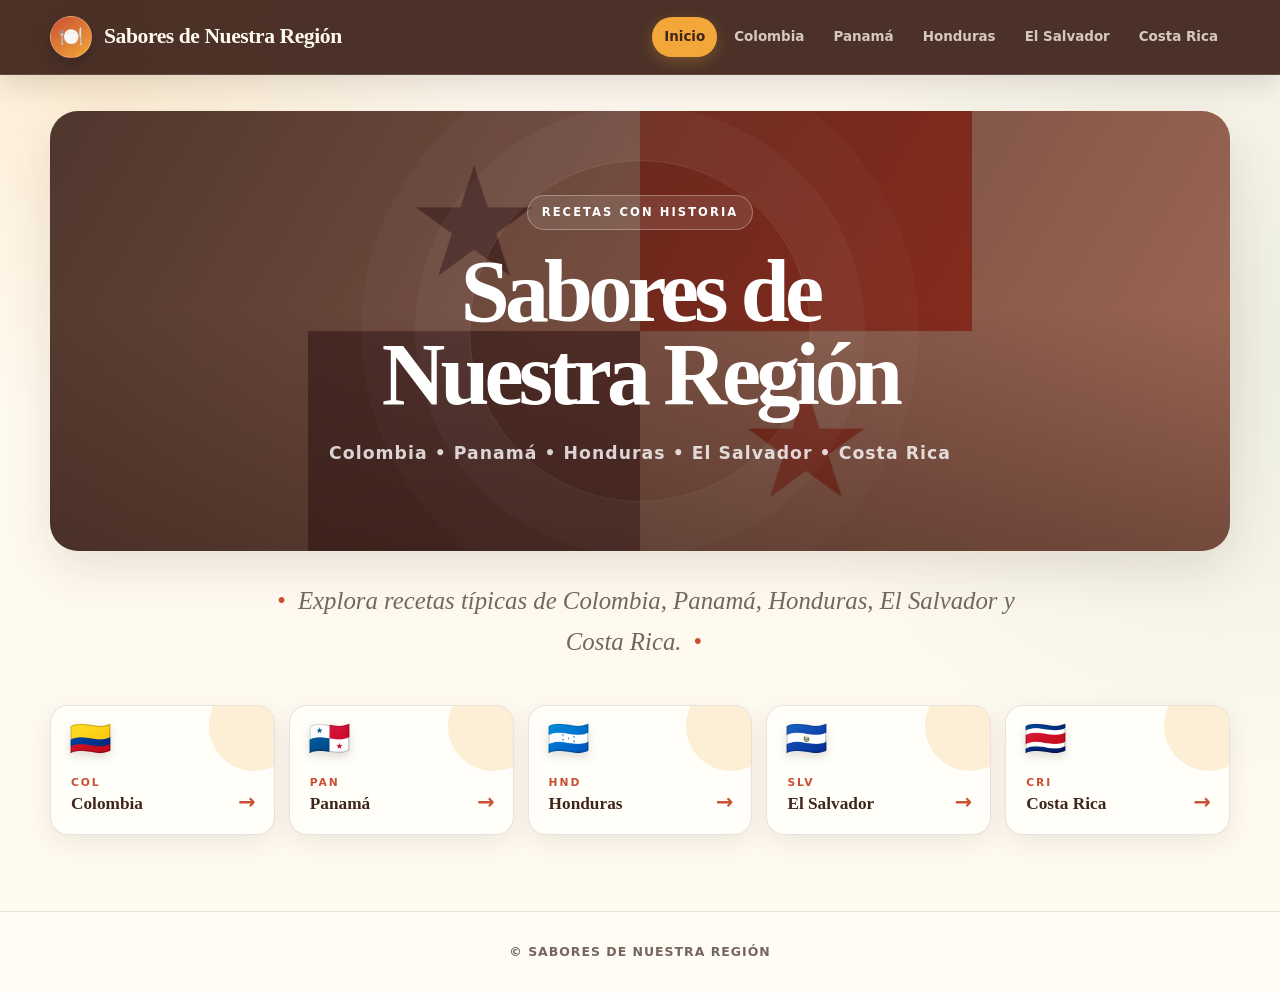
<file: index.html>
<!DOCTYPE html>
<html lang="es">
<head>
  <meta charset="utf-8" />
  <meta name="viewport" content="width=device-width, initial-scale=1" />
  <title>Sabores de Nuestra Región — Inicio</title>
  <link rel="stylesheet" href="css/styles.css" />
</head>
<body>
  <header class="header">
    <div class="brand"><span class="logo">🍽️</span><h1>Sabores de Nuestra Región</h1></div>
    <nav class="nav"><a class="active" href="index.html">Inicio</a>
      <a class="" href="colombia.html">Colombia</a>
      <a class="" href="panama.html">Panamá</a>
      <a class="" href="honduras.html">Honduras</a>
      <a class="" href="elsalvador.html">El Salvador</a>
      <a class="" href="costarica.html">Costa Rica</a></nav>
  </header>
  <main class="main">
    
    <div class="hero hero-neutral">
      <div class="hero-inner">
        <h2>Sabores de Nuestra Región</h2>
        <p>Colombia • Panamá • Honduras • El Salvador • Costa Rica</p>
      </div>
    </div>

    <p class="info">Explora recetas típicas de Colombia, Panamá, Honduras, El Salvador y Costa Rica.</p>
    <div class="list-links">
        <a href="colombia.html"><span class="country-flag" aria-hidden="true">🇨🇴</span><span class="country-code">COL</span><span class="country-name">Colombia</span></a>
        <a href="panama.html"><span class="country-flag" aria-hidden="true">🇵🇦</span><span class="country-code">PAN</span><span class="country-name">Panamá</span></a>
        <a href="honduras.html"><span class="country-flag" aria-hidden="true">🇭🇳</span><span class="country-code">HND</span><span class="country-name">Honduras</span></a>
        <a href="elsalvador.html"><span class="country-flag" aria-hidden="true">🇸🇻</span><span class="country-code">SLV</span><span class="country-name">El Salvador</span></a>
        <a href="costarica.html"><span class="country-flag" aria-hidden="true">🇨🇷</span><span class="country-code">CRI</span><span class="country-name">Costa Rica</span></a>
    </div>
  </main>
  <footer class="footer">© Sabores de Nuestra Región</footer>
</body>
</html>
</file>
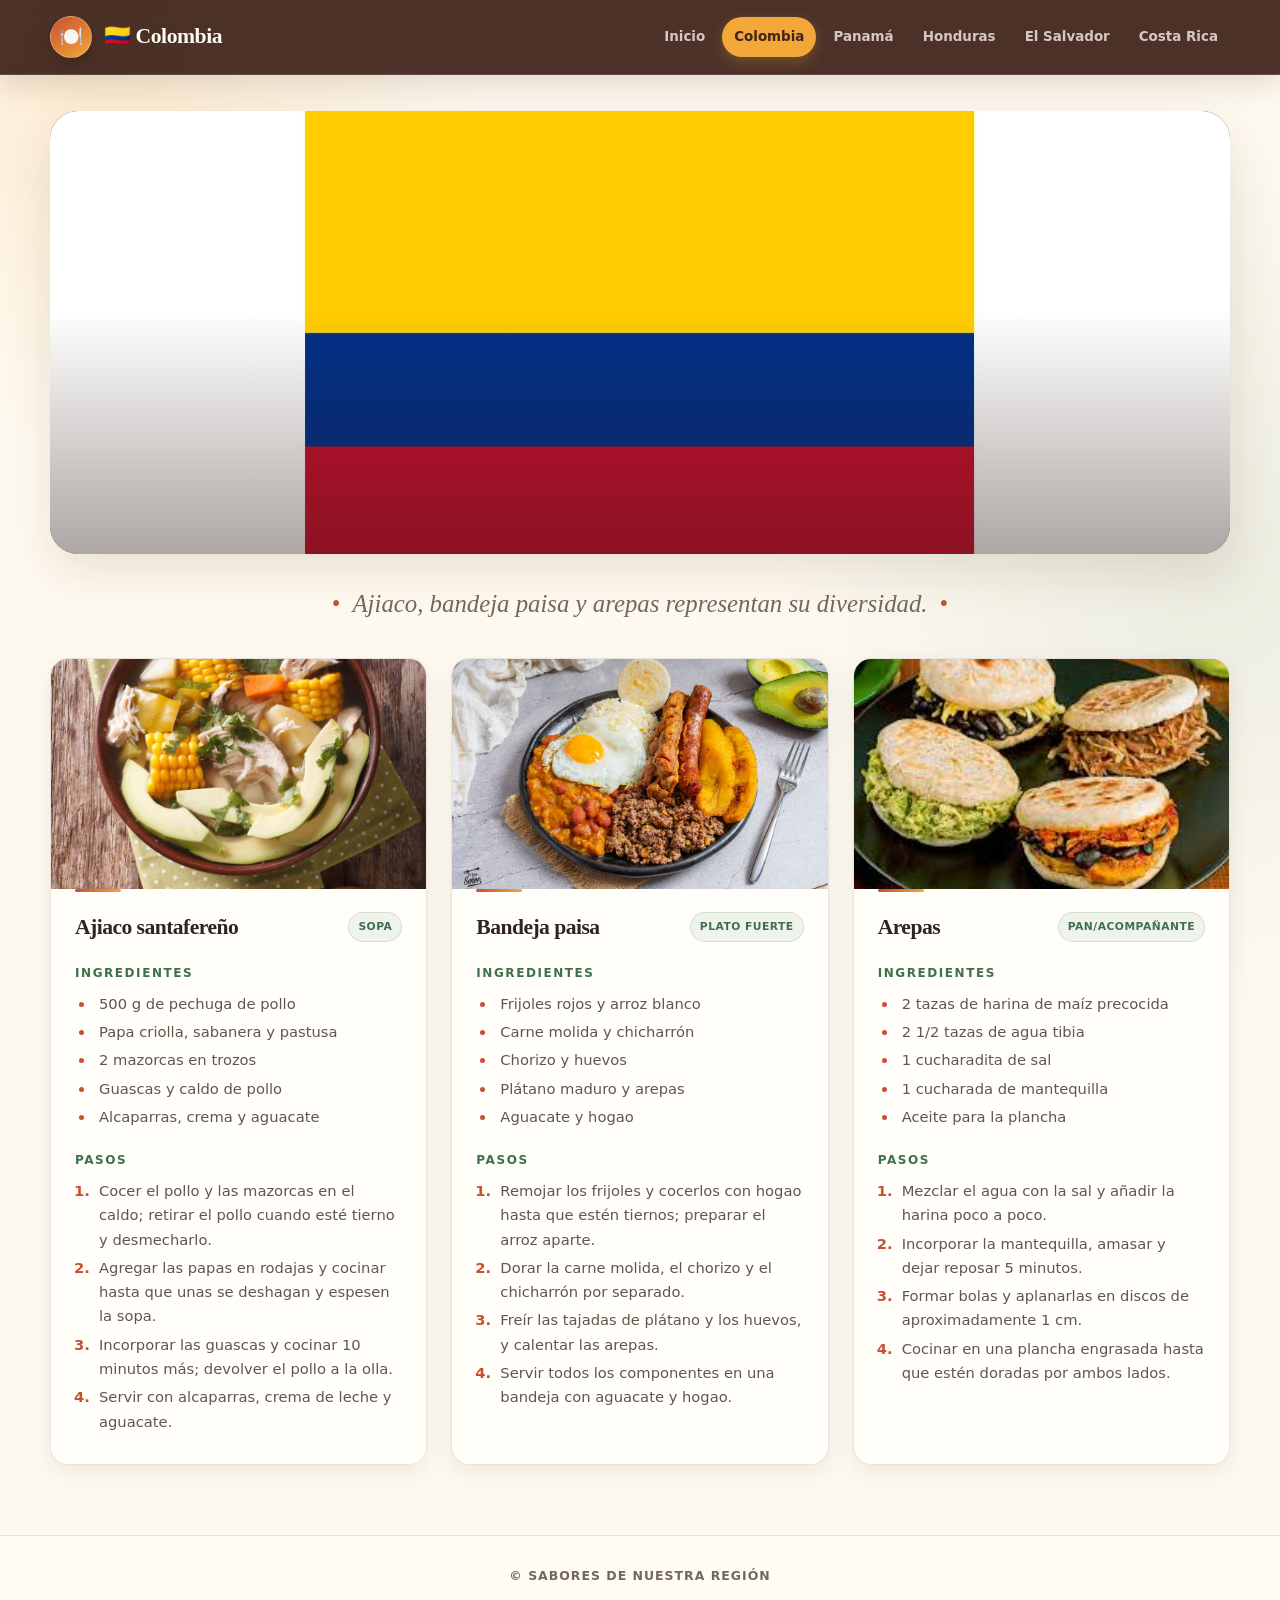
<file: colombia.html>
<!DOCTYPE html>
<html lang="es">
<head>
  <meta charset="utf-8" />
  <meta name="viewport" content="width=device-width, initial-scale=1" />
  <title>Colombia — Recetas</title>
  <link rel="stylesheet" href="css/styles.css" />
</head>
<body>
  <header class="header">
    <div class="brand">
      <span class="logo">🍽️</span>
      <h1>🇨🇴 Colombia</h1>
    </div>
    <nav class="nav"><a class="" href="index.html">Inicio</a>
      <a class="active" href="colombia.html">Colombia</a>
      <a class="" href="panama.html">Panamá</a>
      <a class="" href="honduras.html">Honduras</a>
      <a class="" href="elsalvador.html">El Salvador</a>
      
      <a class="" href="costarica.html">Costa Rica</a></nav>
  </header>
  <main class="main">
    <div class="hero"><img src="img/colombia_hero.jpg" alt="Colombia hero"></div>
    <p class="info">Ajiaco, bandeja paisa y arepas representan su diversidad.</p>
    <section class="grid">
      
      <article class="card">
        <img src="img/ajiaco.jpg" alt="Ajiaco santafereño">
        <div class="p">
          <div style="display:flex;justify-content:space-between;align-items:center;gap:8px">
            <h3>Ajiaco santafereño</h3><span class="badge">Sopa</span>
          </div>
          <h4>Ingredientes</h4>
          <ul><li>500 g de pechuga de pollo</li><li>Papa criolla, sabanera y pastusa</li><li>2 mazorcas en trozos</li><li>Guascas y caldo de pollo</li><li>Alcaparras, crema y aguacate</li></ul>
          <h4>Pasos</h4>
          <ol><li>Cocer el pollo y las mazorcas en el caldo; retirar el pollo cuando esté tierno y desmecharlo.</li><li>Agregar las papas en rodajas y cocinar hasta que unas se deshagan y espesen la sopa.</li><li>Incorporar las guascas y cocinar 10 minutos más; devolver el pollo a la olla.</li><li>Servir con alcaparras, crema de leche y aguacate.</li></ol>
        </div>
      </article>
    
      <article class="card">
        <img src="img/bandeja.jpg" alt="Bandeja paisa">
        <div class="p">
          <div style="display:flex;justify-content:space-between;align-items:center;gap:8px">
            <h3>Bandeja paisa</h3><span class="badge">Plato fuerte</span>
          </div>
          <h4>Ingredientes</h4>
          <ul><li>Frijoles rojos y arroz blanco</li><li>Carne molida y chicharrón</li><li>Chorizo y huevos</li><li>Plátano maduro y arepas</li><li>Aguacate y hogao</li></ul>
          <h4>Pasos</h4>
          <ol><li>Remojar los frijoles y cocerlos con hogao hasta que estén tiernos; preparar el arroz aparte.</li><li>Dorar la carne molida, el chorizo y el chicharrón por separado.</li><li>Freír las tajadas de plátano y los huevos, y calentar las arepas.</li><li>Servir todos los componentes en una bandeja con aguacate y hogao.</li></ol>
        </div>
      </article>
    
      <article class="card">
        <img src="img/arepas.jpg" alt="Arepas">
        <div class="p">
          <div style="display:flex;justify-content:space-between;align-items:center;gap:8px">
            <h3>Arepas</h3><span class="badge">Pan/acompañante</span>
          </div>
          <h4>Ingredientes</h4>
          <ul><li>2 tazas de harina de maíz precocida</li><li>2 1/2 tazas de agua tibia</li><li>1 cucharadita de sal</li><li>1 cucharada de mantequilla</li><li>Aceite para la plancha</li></ul>
          <h4>Pasos</h4>
          <ol><li>Mezclar el agua con la sal y añadir la harina poco a poco.</li><li>Incorporar la mantequilla, amasar y dejar reposar 5 minutos.</li><li>Formar bolas y aplanarlas en discos de aproximadamente 1 cm.</li><li>Cocinar en una plancha engrasada hasta que estén doradas por ambos lados.</li></ol>
         </div>
      </article>
    
    </section>
  </main>
  <footer class="footer">
    <div>© Sabores de Nuestra Región</div>
  </footer>
</body>
</html>
</file>
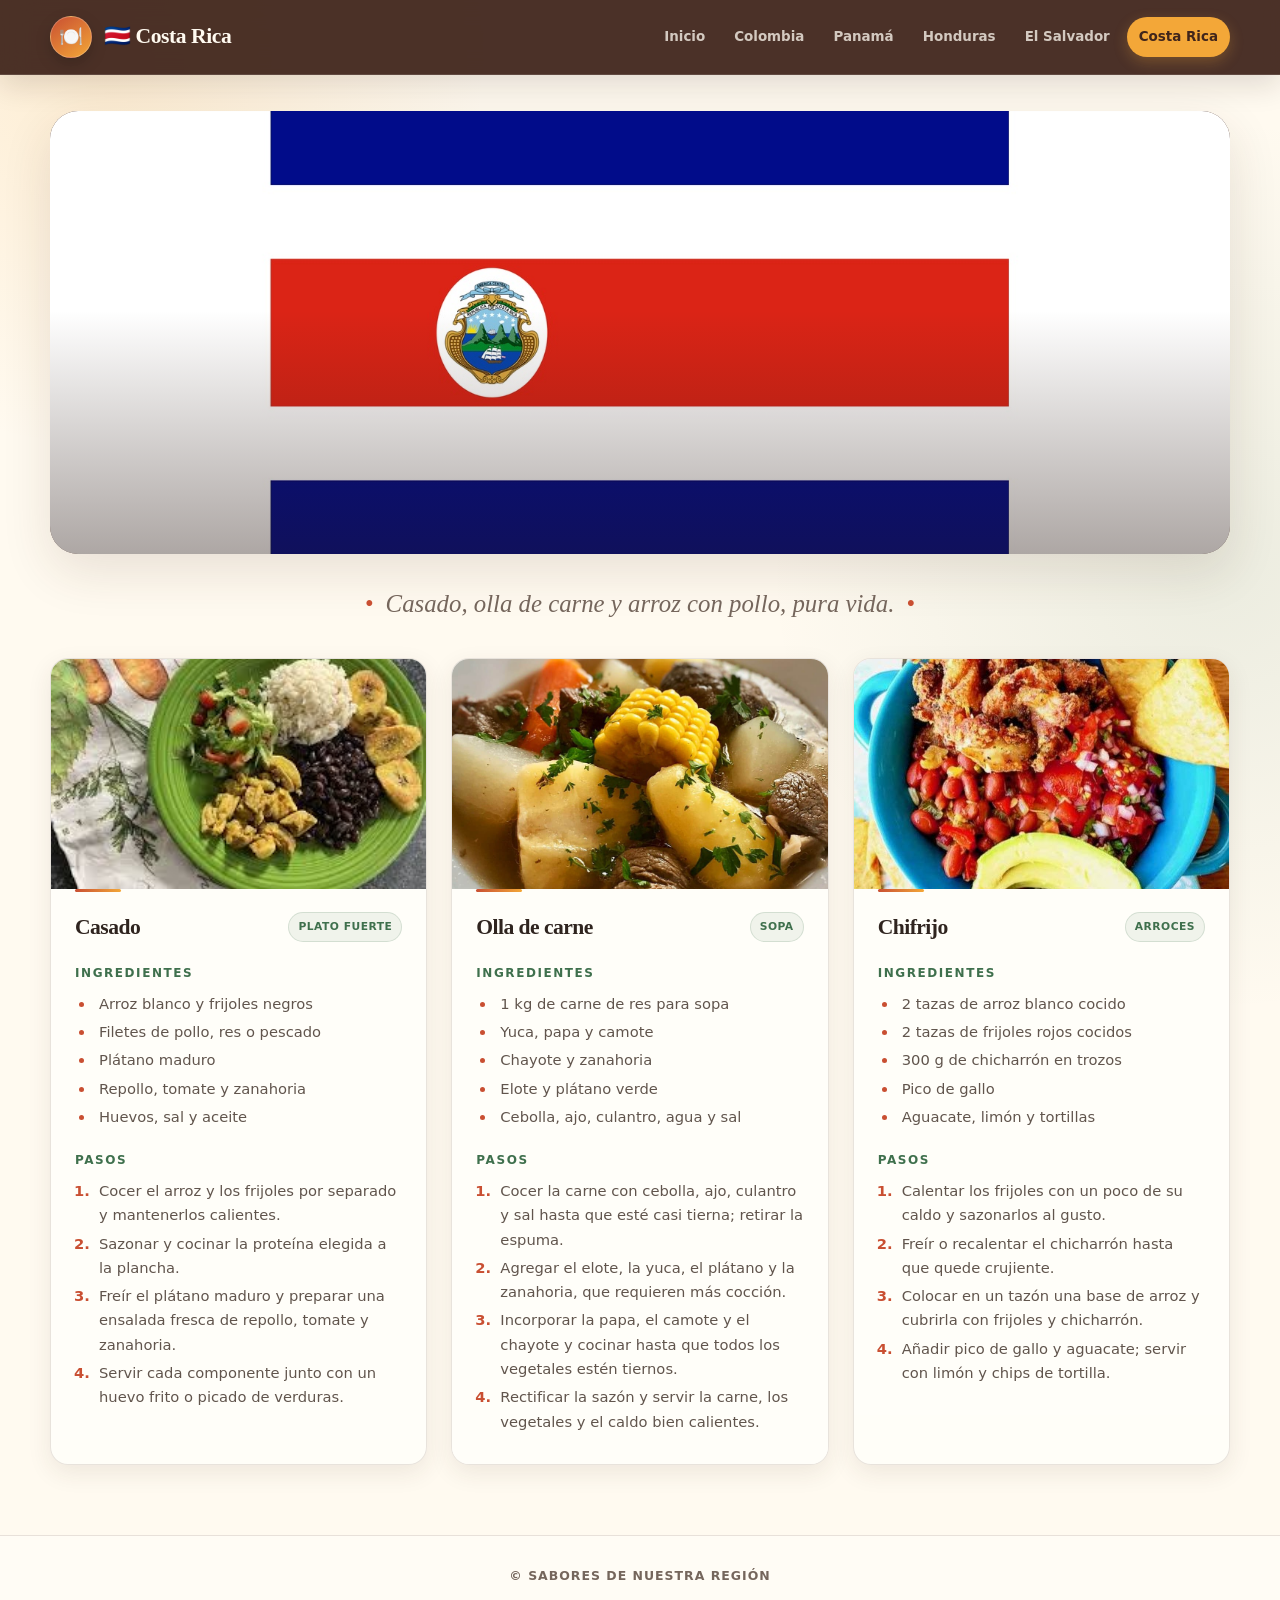
<file: costarica.html>
<!DOCTYPE html>
<html lang="es">
<head>
  <meta charset="utf-8" />
  <meta name="viewport" content="width=device-width, initial-scale=1" />
  <title>Costa Rica — Recetas</title>
  <link rel="stylesheet" href="css/styles.css" />
</head>
<body>
  <header class="header">
    <div class="brand">
      <span class="logo">🍽️</span>
      <h1>🇨🇷 Costa Rica</h1>
    </div>
    <nav class="nav"><a class="" href="index.html">Inicio</a>
      <a class="" href="colombia.html">Colombia</a>
      <a class="" href="panama.html">Panamá</a>
      <a class="" href="honduras.html">Honduras</a>
      <a class="" href="elsalvador.html">El Salvador</a>
      
      <a class="active" href="costarica.html">Costa Rica</a></nav>
  </header>
  <main class="main">
    <div class="hero"><img src="img/costarica_hero.jpg" alt="Costa Rica hero"></div>
    <p class="info">Casado, olla de carne y arroz con pollo, pura vida.</p>
    <section class="grid">
      
      <article class="card">
        <img src="img/casado.jpg" alt="Casado">
        <div class="p">
          <div style="display:flex;justify-content:space-between;align-items:center;gap:8px">
            <h3>Casado</h3><span class="badge">Plato fuerte</span>
          </div>
          <h4>Ingredientes</h4>
          <ul><li>Arroz blanco y frijoles negros</li><li>Filetes de pollo, res o pescado</li><li>Plátano maduro</li><li>Repollo, tomate y zanahoria</li><li>Huevos, sal y aceite</li></ul>
          <h4>Pasos</h4>
          <ol><li>Cocer el arroz y los frijoles por separado y mantenerlos calientes.</li><li>Sazonar y cocinar la proteína elegida a la plancha.</li><li>Freír el plátano maduro y preparar una ensalada fresca de repollo, tomate y zanahoria.</li><li>Servir cada componente junto con un huevo frito o picado de verduras.</li></ol>
        </div>
      </article>
    
      <article class="card">
        <img src="img/olla_carne.jpg" alt="Olla de carne">
        <div class="p">
          <div style="display:flex;justify-content:space-between;align-items:center;gap:8px">
            <h3>Olla de carne</h3><span class="badge">Sopa</span>
          </div>
          <h4>Ingredientes</h4>
          <ul><li>1 kg de carne de res para sopa</li><li>Yuca, papa y camote</li><li>Chayote y zanahoria</li><li>Elote y plátano verde</li><li>Cebolla, ajo, culantro, agua y sal</li></ul>
          <h4>Pasos</h4>
          <ol><li>Cocer la carne con cebolla, ajo, culantro y sal hasta que esté casi tierna; retirar la espuma.</li><li>Agregar el elote, la yuca, el plátano y la zanahoria, que requieren más cocción.</li><li>Incorporar la papa, el camote y el chayote y cocinar hasta que todos los vegetales estén tiernos.</li><li>Rectificar la sazón y servir la carne, los vegetales y el caldo bien calientes.</li></ol>
        </div>
      </article>
    
      <article class="card">
        <img src="img/chifrijo.jpg" alt="Chifrijo">
        <div class="p">
          <div style="display:flex;justify-content:space-between;align-items:center;gap:8px">
            <h3>Chifrijo</h3><span class="badge">Arroces</span>
          </div>
          <h4>Ingredientes</h4>
          <ul><li>2 tazas de arroz blanco cocido</li><li>2 tazas de frijoles rojos cocidos</li><li>300 g de chicharrón en trozos</li><li>Pico de gallo</li><li>Aguacate, limón y tortillas</li></ul>
          <h4>Pasos</h4>
          <ol><li>Calentar los frijoles con un poco de su caldo y sazonarlos al gusto.</li><li>Freír o recalentar el chicharrón hasta que quede crujiente.</li><li>Colocar en un tazón una base de arroz y cubrirla con frijoles y chicharrón.</li><li>Añadir pico de gallo y aguacate; servir con limón y chips de tortilla.</li></ol>
        </div>
      </article>
    
    </section>
  </main>
  <footer class="footer">
    <div>© Sabores de Nuestra Región</div>
  </footer>
</body>
</html>
</file>
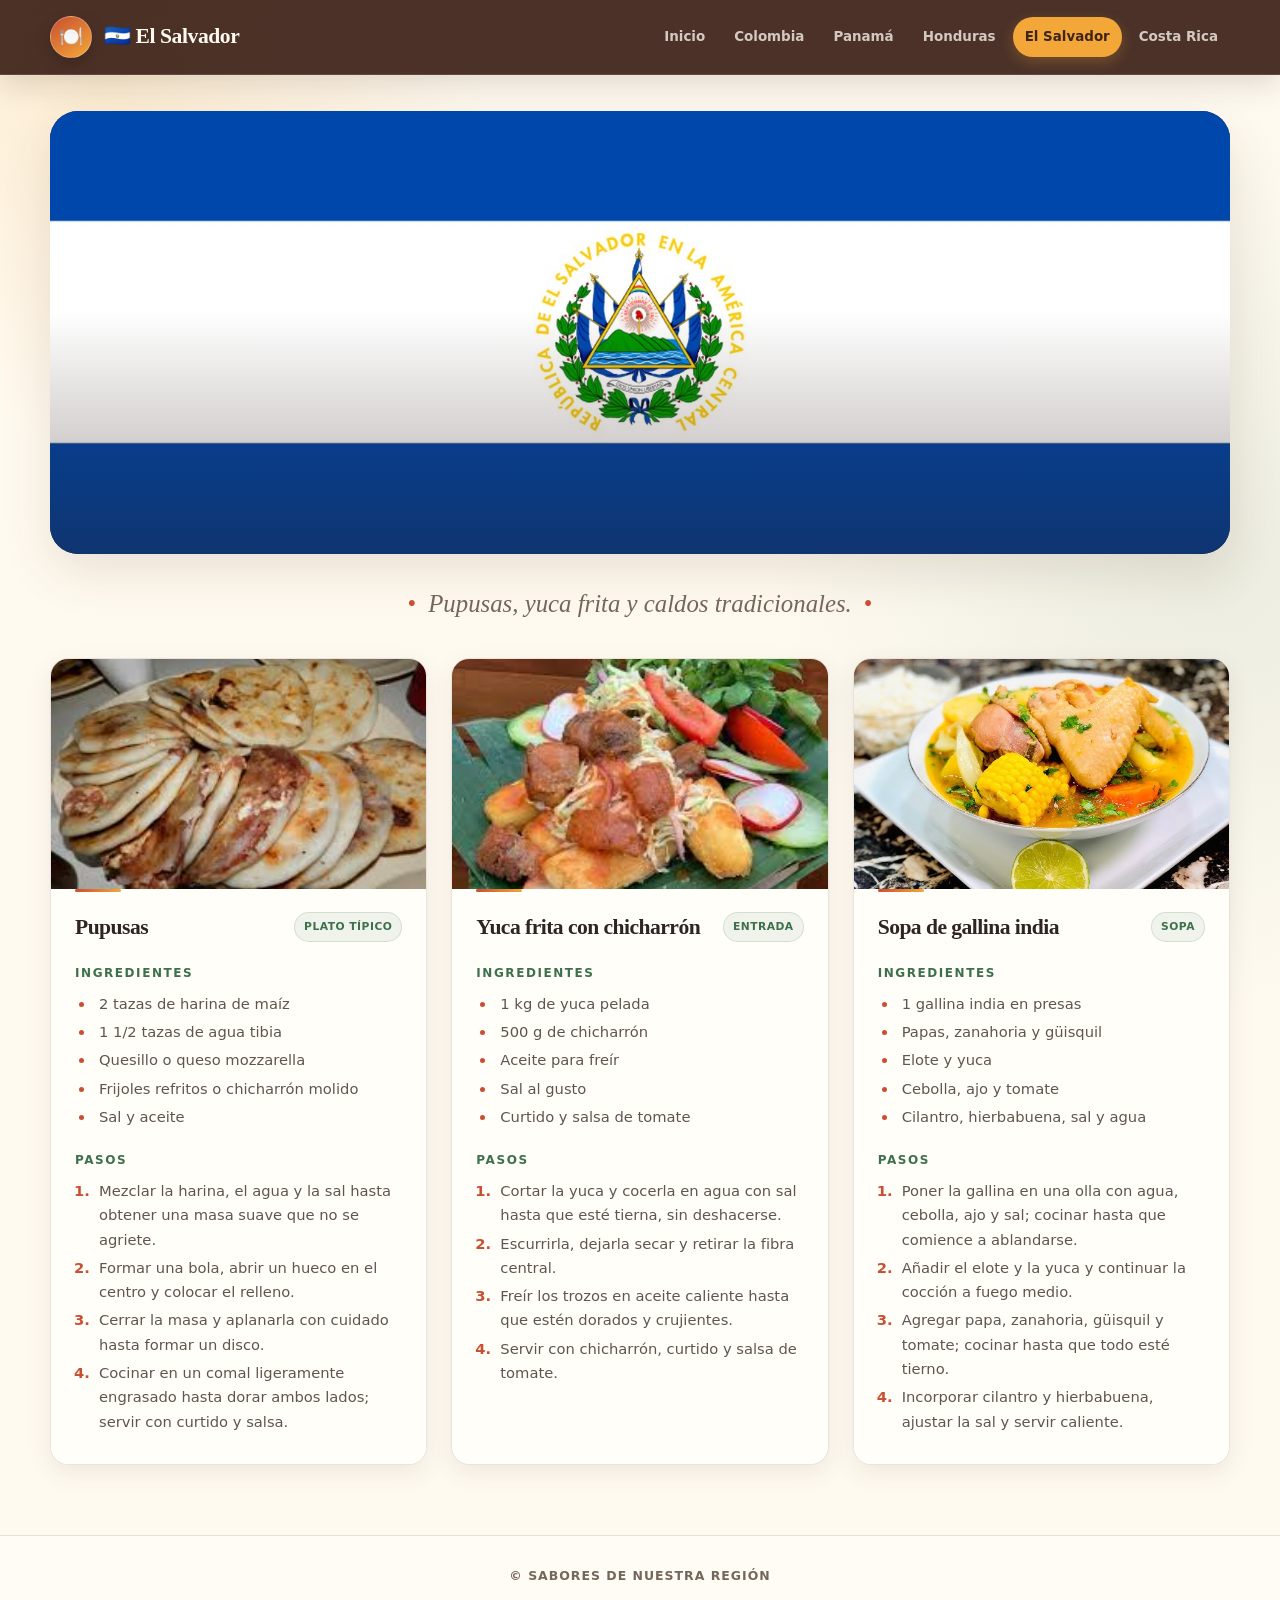
<file: elsalvador.html>
<!DOCTYPE html>
<html lang="es">
<head>
  <meta charset="utf-8" />
  <meta name="viewport" content="width=device-width, initial-scale=1" />
  <title>El Salvador — Recetas</title>
  <link rel="stylesheet" href="css/styles.css" />
</head>
<body>
  <header class="header">
    <div class="brand">
      <span class="logo">🍽️</span>
      <h1>🇸🇻 El Salvador</h1>
    </div>
    <nav class="nav"><a class="" href="index.html">Inicio</a>
      <a class="" href="colombia.html">Colombia</a>
      <a class="" href="panama.html">Panamá</a>
      <a class="" href="honduras.html">Honduras</a>
      <a class="active" href="elsalvador.html">El Salvador</a>
      
      <a class="" href="costarica.html">Costa Rica</a></nav>
  </header>
  <main class="main">
    <div class="hero"><img src="img/elsalvador_hero.jpg" alt="El Salvador hero"></div>
    <p class="info">Pupusas, yuca frita y caldos tradicionales.</p>
    <section class="grid">
      
      <article class="card">
        <img src="img/pupusas.jpg" alt="Pupusas">
        <div class="p">
          <div style="display:flex;justify-content:space-between;align-items:center;gap:8px">
            <h3>Pupusas</h3><span class="badge">Plato típico</span>
          </div>
          <h4>Ingredientes</h4>
          <ul><li>2 tazas de harina de maíz</li><li>1 1/2 tazas de agua tibia</li><li>Quesillo o queso mozzarella</li><li>Frijoles refritos o chicharrón molido</li><li>Sal y aceite</li></ul>
          <h4>Pasos</h4>
          <ol><li>Mezclar la harina, el agua y la sal hasta obtener una masa suave que no se agriete.</li><li>Formar una bola, abrir un hueco en el centro y colocar el relleno.</li><li>Cerrar la masa y aplanarla con cuidado hasta formar un disco.</li><li>Cocinar en un comal ligeramente engrasado hasta dorar ambos lados; servir con curtido y salsa.</li></ol>
        </div>
      </article>
    
      <article class="card">
        <img src="img/yuca_frita.jpg" alt="Yuca frita con chicharrón">
        <div class="p">
          <div style="display:flex;justify-content:space-between;align-items:center;gap:8px">
            <h3>Yuca frita con chicharrón</h3><span class="badge">Entrada</span>
          </div>
          <h4>Ingredientes</h4>
          <ul><li>1 kg de yuca pelada</li><li>500 g de chicharrón</li><li>Aceite para freír</li><li>Sal al gusto</li><li>Curtido y salsa de tomate</li></ul>
          <h4>Pasos</h4>
          <ol><li>Cortar la yuca y cocerla en agua con sal hasta que esté tierna, sin deshacerse.</li><li>Escurrirla, dejarla secar y retirar la fibra central.</li><li>Freír los trozos en aceite caliente hasta que estén dorados y crujientes.</li><li>Servir con chicharrón, curtido y salsa de tomate.</li></ol>
        </div>
      </article>
    
      <article class="card">
        <img src="img/gallina_india.jpg" alt="Sopa de gallina india">
        <div class="p">
          <div style="display:flex;justify-content:space-between;align-items:center;gap:8px">
            <h3>Sopa de gallina india</h3><span class="badge">Sopa</span>
          </div>
          <h4>Ingredientes</h4>
          <ul><li>1 gallina india en presas</li><li>Papas, zanahoria y güisquil</li><li>Elote y yuca</li><li>Cebolla, ajo y tomate</li><li>Cilantro, hierbabuena, sal y agua</li></ul>
          <h4>Pasos</h4>
          <ol><li>Poner la gallina en una olla con agua, cebolla, ajo y sal; cocinar hasta que comience a ablandarse.</li><li>Añadir el elote y la yuca y continuar la cocción a fuego medio.</li><li>Agregar papa, zanahoria, güisquil y tomate; cocinar hasta que todo esté tierno.</li><li>Incorporar cilantro y hierbabuena, ajustar la sal y servir caliente.</li></ol>
         </div>
      </article>
    
    </section>
  </main>
  <footer class="footer">
    <div>© Sabores de Nuestra Región</div>
  </footer>
</body>
</html>
</file>
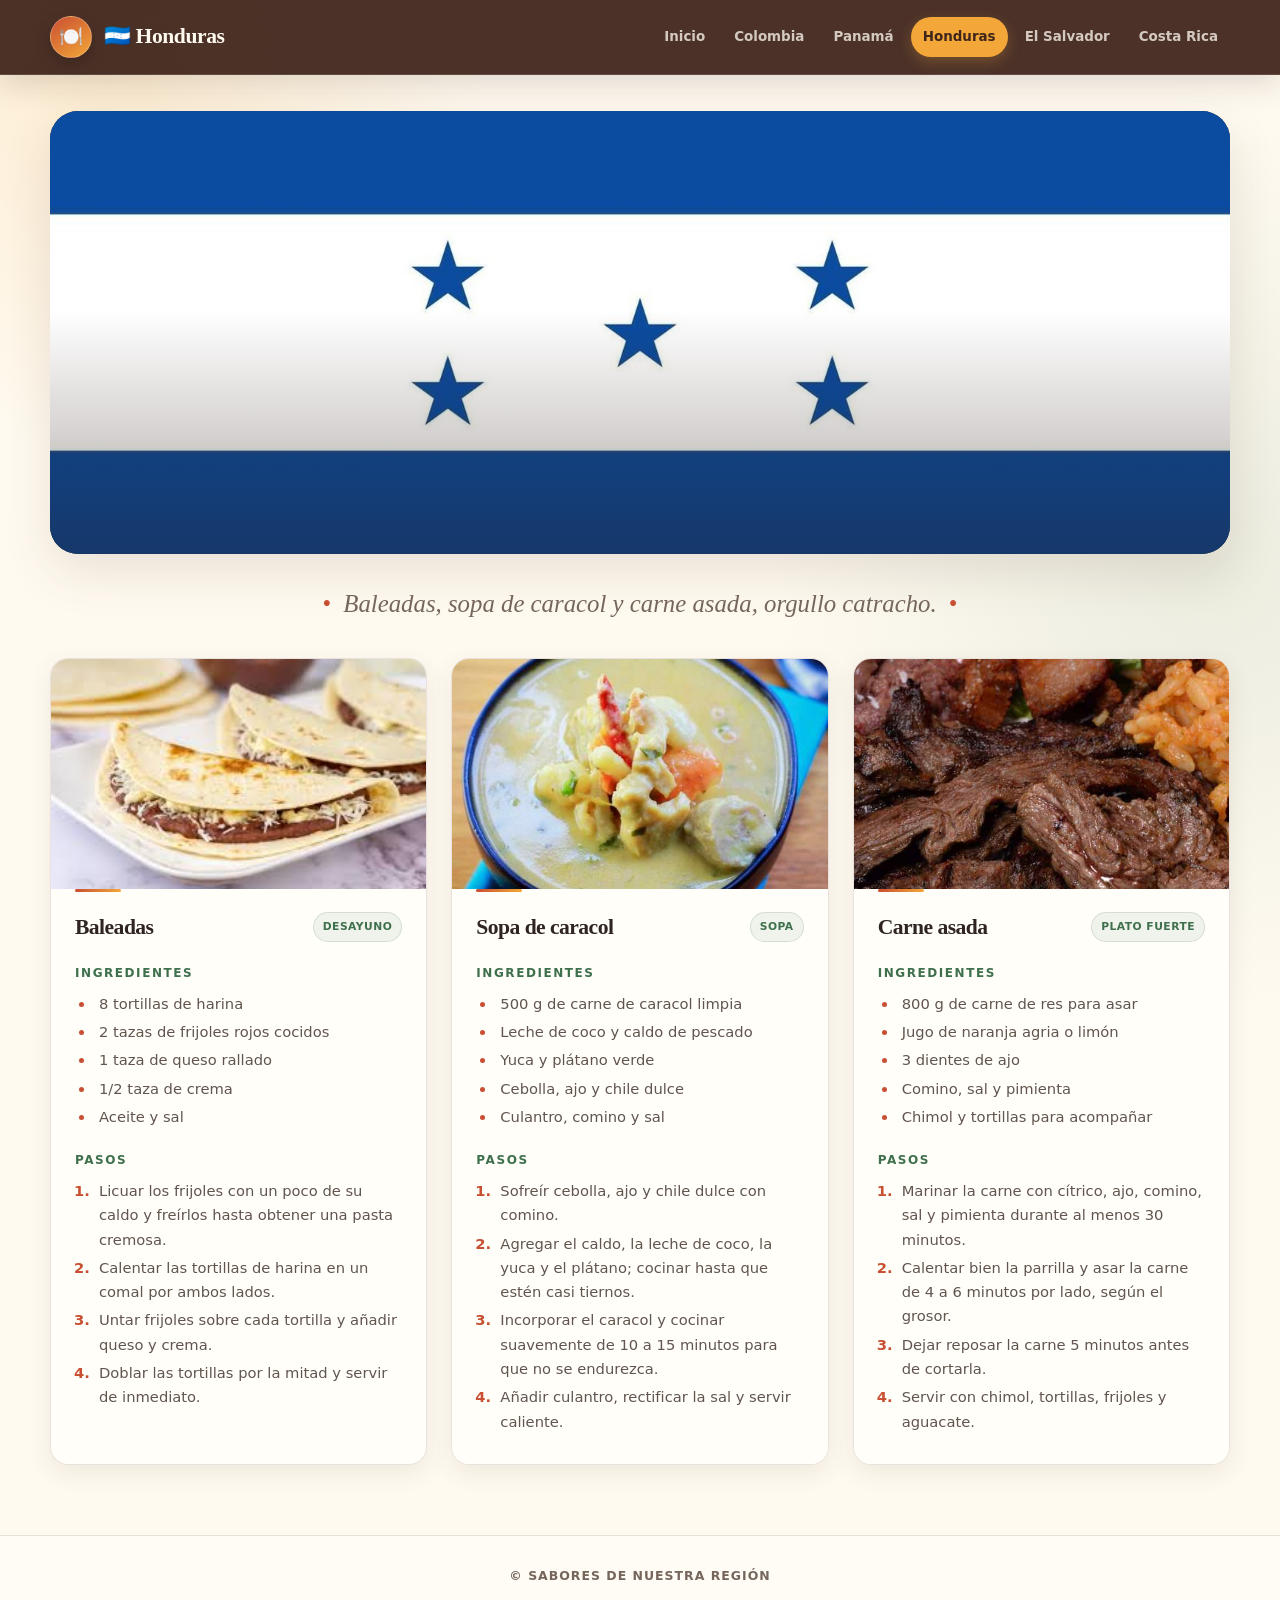
<file: honduras.html>
<!DOCTYPE html>
<html lang="es">
<head>
  <meta charset="utf-8" />
  <meta name="viewport" content="width=device-width, initial-scale=1" />
  <title>Honduras — Recetas</title>
  <link rel="stylesheet" href="css/styles.css" />
</head>
<body>
  <header class="header">
    <div class="brand">
      <span class="logo">🍽️</span>
      <h1>🇭🇳 Honduras</h1>
    </div>
    <nav class="nav"><a class="" href="index.html">Inicio</a>
      <a class="" href="colombia.html">Colombia</a>
      <a class="" href="panama.html">Panamá</a>
      <a class="active" href="honduras.html">Honduras</a>
      <a class="" href="elsalvador.html">El Salvador</a>
      
      <a class="" href="costarica.html">Costa Rica</a></nav>
  </header>
  <main class="main">
    <div class="hero"><img src="img/honduras_hero.jpg" alt="Honduras hero"></div>
    <p class="info">Baleadas, sopa de caracol y carne asada, orgullo catracho.</p>
    <section class="grid">
      
      <article class="card">
        <img src="img/baleadas.jpg" alt="Baleadas">
        <div class="p">
          <div style="display:flex;justify-content:space-between;align-items:center;gap:8px">
            <h3>Baleadas</h3><span class="badge">Desayuno</span>
          </div>
          <h4>Ingredientes</h4>
          <ul><li>8 tortillas de harina</li><li>2 tazas de frijoles rojos cocidos</li><li>1 taza de queso rallado</li><li>1/2 taza de crema</li><li>Aceite y sal</li></ul>
          <h4>Pasos</h4>
          <ol><li>Licuar los frijoles con un poco de su caldo y freírlos hasta obtener una pasta cremosa.</li><li>Calentar las tortillas de harina en un comal por ambos lados.</li><li>Untar frijoles sobre cada tortilla y añadir queso y crema.</li><li>Doblar las tortillas por la mitad y servir de inmediato.</li></ol>
        </div>
      </article>
    
      <article class="card">
        <img src="img/caracol.jpg" alt="Sopa de caracol">
        <div class="p">
          <div style="display:flex;justify-content:space-between;align-items:center;gap:8px">
            <h3>Sopa de caracol</h3><span class="badge">Sopa</span>
          </div>
          <h4>Ingredientes</h4>
          <ul><li>500 g de carne de caracol limpia</li><li>Leche de coco y caldo de pescado</li><li>Yuca y plátano verde</li><li>Cebolla, ajo y chile dulce</li><li>Culantro, comino y sal</li></ul>
          <h4>Pasos</h4>
          <ol><li>Sofreír cebolla, ajo y chile dulce con comino.</li><li>Agregar el caldo, la leche de coco, la yuca y el plátano; cocinar hasta que estén casi tiernos.</li><li>Incorporar el caracol y cocinar suavemente de 10 a 15 minutos para que no se endurezca.</li><li>Añadir culantro, rectificar la sal y servir caliente.</li></ol>
        </div>
      </article>
    
      <article class="card">
        <img src="img/carne_asada.jpg" alt="Carne asada">
        <div class="p">
          <div style="display:flex;justify-content:space-between;align-items:center;gap:8px">
            <h3>Carne asada</h3><span class="badge">Plato fuerte</span>
          </div>
          <h4>Ingredientes</h4>
          <ul><li>800 g de carne de res para asar</li><li>Jugo de naranja agria o limón</li><li>3 dientes de ajo</li><li>Comino, sal y pimienta</li><li>Chimol y tortillas para acompañar</li></ul>
          <h4>Pasos</h4>
          <ol><li>Marinar la carne con cítrico, ajo, comino, sal y pimienta durante al menos 30 minutos.</li><li>Calentar bien la parrilla y asar la carne de 4 a 6 minutos por lado, según el grosor.</li><li>Dejar reposar la carne 5 minutos antes de cortarla.</li><li>Servir con chimol, tortillas, frijoles y aguacate.</li></ol>
          </div>
      </article>
    
    </section>
  </main>
  <footer class="footer">
    <div>© Sabores de Nuestra Región</div>
  </footer>
</body>
</html>
</file>
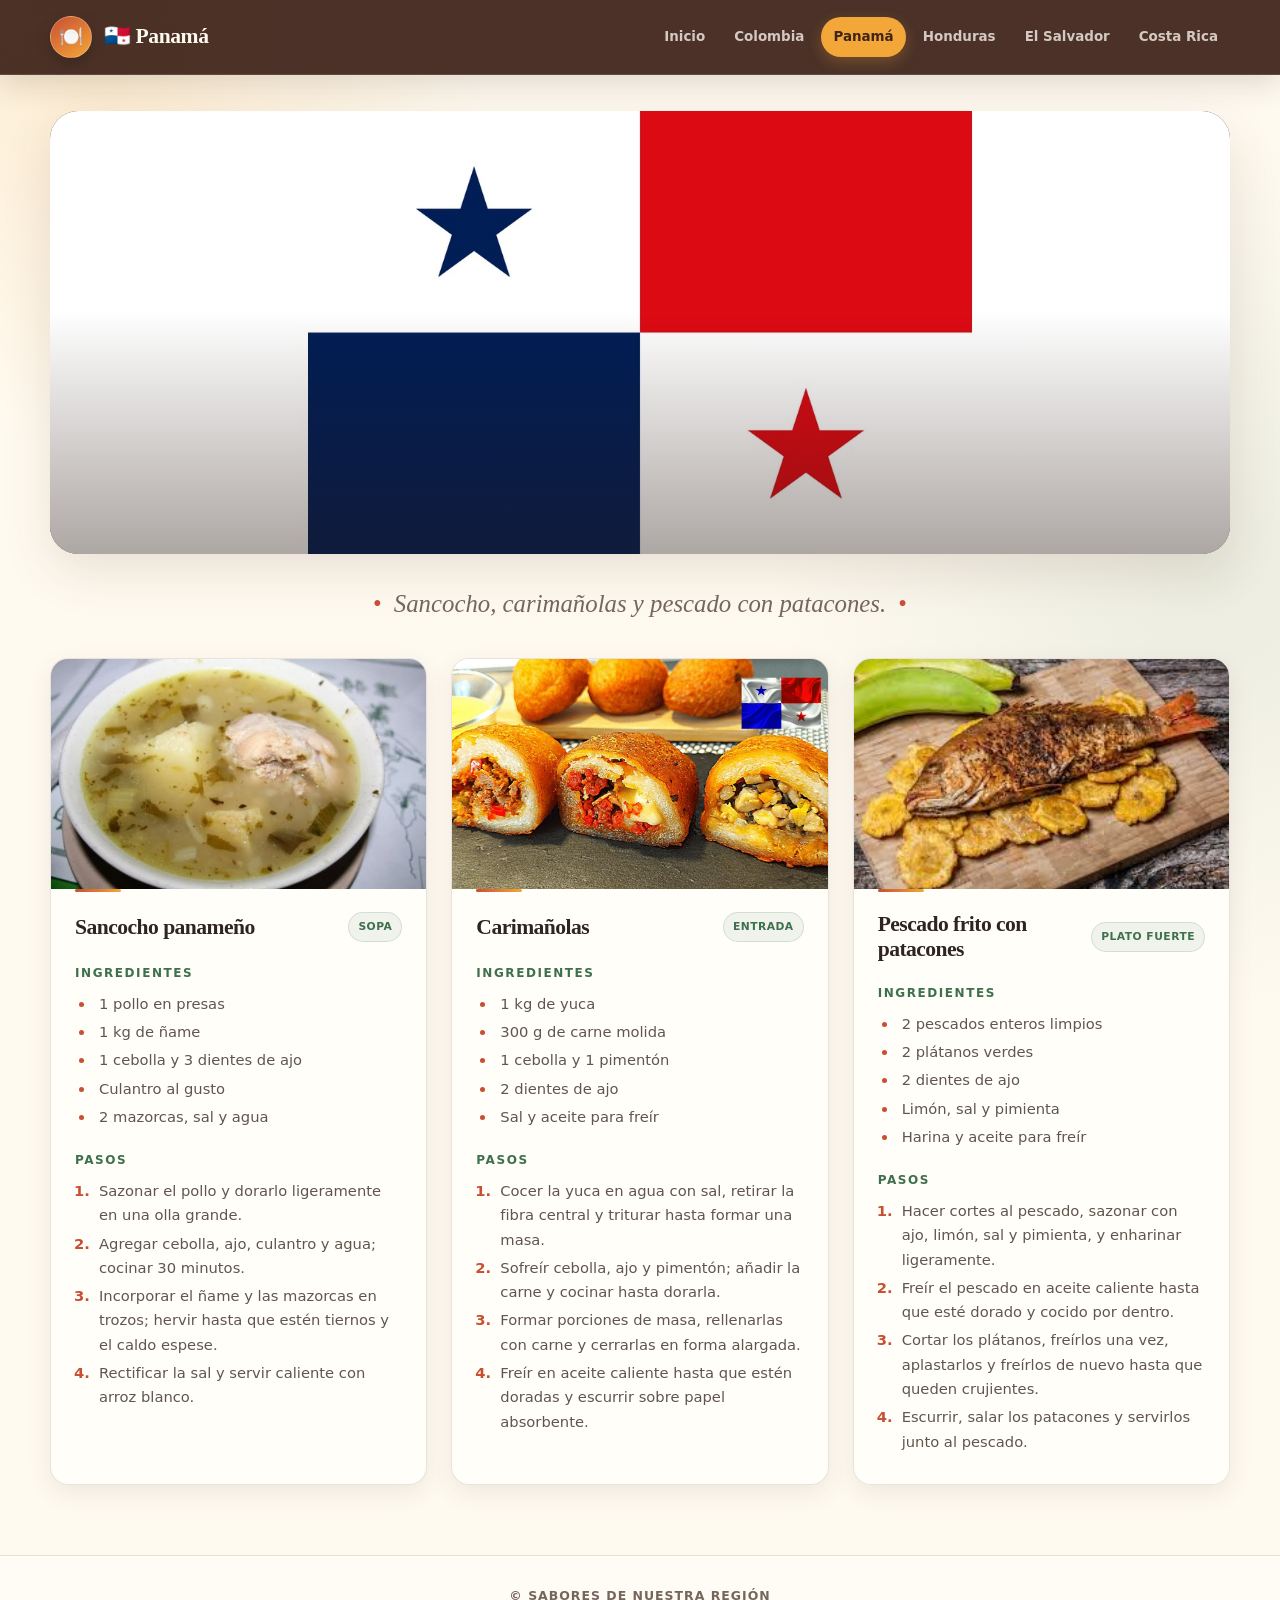
<file: panama.html>
<!DOCTYPE html>
<html lang="es">
<head>
  <meta charset="utf-8" />
  <meta name="viewport" content="width=device-width, initial-scale=1" />
  <title>Panamá — Recetas</title>
  <link rel="stylesheet" href="css/styles.css" />
</head>
<body>
  <header class="header">
    <div class="brand">
      <span class="logo">🍽️</span>
      <h1>🇵🇦 Panamá</h1>
    </div>
    <nav class="nav"><a class="" href="index.html">Inicio</a>
      <a class="" href="colombia.html">Colombia</a>
      <a class="active" href="panama.html">Panamá</a>
      <a class="" href="honduras.html">Honduras</a>
      <a class="" href="elsalvador.html">El Salvador</a>
      
      <a class="" href="costarica.html">Costa Rica</a></nav>
  </header>
  <main class="main">
    <div class="hero"><img src="img/panama_hero.jpg" alt="Panamá hero"></div>
    <p class="info">Sancocho, carimañolas y pescado con patacones.</p>
    <section class="grid">
      
      <article class="card">
        <img src="img/sancocho.jpg" alt="Sancocho panameño">
        <div class="p">
          <div style="display:flex;justify-content:space-between;align-items:center;gap:8px">
            <h3>Sancocho panameño</h3><span class="badge">Sopa</span>
          </div>
          <h4>Ingredientes</h4>
          <ul><li>1 pollo en presas</li><li>1 kg de ñame</li><li>1 cebolla y 3 dientes de ajo</li><li>Culantro al gusto</li><li>2 mazorcas, sal y agua</li></ul>
          <h4>Pasos</h4>
          <ol><li>Sazonar el pollo y dorarlo ligeramente en una olla grande.</li><li>Agregar cebolla, ajo, culantro y agua; cocinar 30 minutos.</li><li>Incorporar el ñame y las mazorcas en trozos; hervir hasta que estén tiernos y el caldo espese.</li><li>Rectificar la sal y servir caliente con arroz blanco.</li></ol>
        </div>
      </article>
    
      <article class="card">
        <img src="img/carimanolas.jpg" alt="Carimañolas">
        <div class="p">
          <div style="display:flex;justify-content:space-between;align-items:center;gap:8px">
            <h3>Carimañolas</h3><span class="badge">Entrada</span>
          </div>
          <h4>Ingredientes</h4>
          <ul><li>1 kg de yuca</li><li>300 g de carne molida</li><li>1 cebolla y 1 pimentón</li><li>2 dientes de ajo</li><li>Sal y aceite para freír</li></ul>
          <h4>Pasos</h4>
          <ol><li>Cocer la yuca en agua con sal, retirar la fibra central y triturar hasta formar una masa.</li><li>Sofreír cebolla, ajo y pimentón; añadir la carne y cocinar hasta dorarla.</li><li>Formar porciones de masa, rellenarlas con carne y cerrarlas en forma alargada.</li><li>Freír en aceite caliente hasta que estén doradas y escurrir sobre papel absorbente.</li></ol>
        </div>
      </article>
    
      <article class="card">
        <img src="img/pescado_patacones.jpg" alt="Pescado frito con patacones">
        <div class="p">
          <div style="display:flex;justify-content:space-between;align-items:center;gap:8px">
            <h3>Pescado frito con patacones</h3><span class="badge">Plato fuerte</span>
          </div>
          <h4>Ingredientes</h4>
          <ul><li>2 pescados enteros limpios</li><li>2 plátanos verdes</li><li>2 dientes de ajo</li><li>Limón, sal y pimienta</li><li>Harina y aceite para freír</li></ul>
          <h4>Pasos</h4>
          <ol><li>Hacer cortes al pescado, sazonar con ajo, limón, sal y pimienta, y enharinar ligeramente.</li><li>Freír el pescado en aceite caliente hasta que esté dorado y cocido por dentro.</li><li>Cortar los plátanos, freírlos una vez, aplastarlos y freírlos de nuevo hasta que queden crujientes.</li><li>Escurrir, salar los patacones y servirlos junto al pescado.</li></ol>
          </div>
      </article>
    
    </section>
  </main>
  <footer class="footer">
    <div>© Sabores de Nuestra Región</div>
  </footer>
</body>
</html>
</file>
<file: css/styles.css>
/* Sabores de Nuestra Región — sistema visual */
:root {
  --cream: #fffaf0;
  --paper: #fffef9;
  --ink: #2f241f;
  --muted: #75665c;
  --cacao: #40251b;
  --terracotta: #c94f32;
  --papaya: #f3a738;
  --leaf: #3f704d;
  --line: rgba(64, 37, 27, 0.12);
  --shadow: 0 18px 50px rgba(71, 42, 28, 0.12);
  --soft-shadow: 0 8px 24px rgba(71, 42, 28, 0.09);
  --radius-lg: 28px;
  --radius-md: 18px;
}

* {
  box-sizing: border-box;
}

html {
  scroll-behavior: smooth;
}

body {
  min-height: 100vh;
  margin: 0;
  color: var(--ink);
  background:
    radial-gradient(circle at 8% 4%, rgba(243, 167, 56, 0.16), transparent 24rem),
    radial-gradient(circle at 95% 35%, rgba(63, 112, 77, 0.1), transparent 28rem),
    var(--cream);
  font-family: Inter, ui-sans-serif, system-ui, -apple-system, BlinkMacSystemFont, "Segoe UI", sans-serif;
  line-height: 1.65;
  -webkit-font-smoothing: antialiased;
}

img {
  display: block;
  max-width: 100%;
}

a {
  color: inherit;
}

.header {
  position: sticky;
  z-index: 10;
  top: 0;
  display: flex;
  align-items: center;
  justify-content: space-between;
  gap: 24px;
  padding: 16px max(24px, calc((100vw - 1180px) / 2));
  border-bottom: 1px solid rgba(255, 255, 255, 0.12);
  color: #fffaf0;
  background: rgba(64, 37, 27, 0.94);
  box-shadow: 0 10px 30px rgba(40, 24, 17, 0.14);
  backdrop-filter: blur(14px);
}

.brand {
  display: flex;
  align-items: center;
  gap: 12px;
  min-width: max-content;
}

.brand h1 {
  margin: 0;
  font-family: Georgia, "Times New Roman", serif;
  font-size: clamp(1.05rem, 1.7vw, 1.35rem);
  font-weight: 700;
  letter-spacing: -0.02em;
}

.logo {
  display: grid;
  width: 42px;
  height: 42px;
  place-items: center;
  border: 1px solid rgba(255, 255, 255, 0.24);
  border-radius: 50%;
  background: linear-gradient(145deg, var(--terracotta), var(--papaya));
  box-shadow: 0 6px 16px rgba(0, 0, 0, 0.2);
  font-size: 1.2rem;
}

.nav {
  display: flex;
  align-items: center;
  justify-content: flex-end;
  gap: 5px;
}

.nav a {
  position: relative;
  padding: 9px 12px;
  border-radius: 999px;
  color: rgba(255, 250, 240, 0.76);
  font-size: 0.84rem;
  font-weight: 700;
  text-decoration: none;
  transition: color 180ms ease, background 180ms ease, transform 180ms ease;
}

.nav a:hover,
.nav a:focus-visible {
  color: #fff;
  background: rgba(255, 255, 255, 0.1);
  transform: translateY(-1px);
  outline: none;
}

.nav a.active {
  color: var(--cacao);
  background: var(--papaya);
  box-shadow: 0 5px 14px rgba(243, 167, 56, 0.25);
}

.main {
  width: min(1180px, calc(100% - 40px));
  min-height: calc(100vh - 170px);
  margin: 36px auto 70px;
}

.hero {
  position: relative;
  min-height: 380px;
  overflow: hidden;
  border-radius: var(--radius-lg);
  background: var(--cacao);
  box-shadow: var(--shadow);
  isolation: isolate;
}

.hero::after {
  position: absolute;
  inset: 0;
  z-index: 1;
  background: linear-gradient(180deg, transparent 45%, rgba(40, 23, 16, 0.38));
  content: "";
  pointer-events: none;
}

.hero > img {
  width: 100%;
  height: 100%;
  min-height: 380px;
  object-fit: cover;
  transition: transform 700ms cubic-bezier(.2, .7, .2, 1);
}

.hero:hover > img {
  transform: scale(1.025);
}

.hero-neutral {
  display: grid;
  min-height: 440px;
  place-items: center;
  padding: 32px;
  color: white;
  text-align: center;
  background:
    linear-gradient(120deg, rgba(64, 37, 27, 0.92), rgba(132, 58, 34, 0.76)),
    url("../img/panama_hero.jpg") center 48% / cover;
}

.hero-neutral::before {
  position: absolute;
  width: 340px;
  height: 340px;
  border: 1px solid rgba(255, 255, 255, 0.12);
  border-radius: 50%;
  box-shadow: 0 0 0 54px rgba(255, 255, 255, 0.035), 0 0 0 108px rgba(255, 255, 255, 0.025);
  content: "";
}

.hero-inner {
  position: relative;
  z-index: 2;
  max-width: 760px;
}

.hero-inner::before {
  display: inline-block;
  margin-bottom: 20px;
  padding: 7px 14px;
  border: 1px solid rgba(255, 255, 255, 0.3);
  border-radius: 999px;
  background: rgba(255, 255, 255, 0.1);
  content: "RECETAS CON HISTORIA";
  font-size: 0.72rem;
  font-weight: 800;
  letter-spacing: 0.18em;
}

.hero-inner h2 {
  margin: 0 0 12px;
  font-family: Georgia, "Times New Roman", serif;
  font-size: clamp(2.6rem, 7vw, 5.5rem);
  line-height: 0.95;
  letter-spacing: -0.055em;
  text-wrap: balance;
}

.hero-inner p {
  margin: 22px 0 0;
  color: rgba(255, 255, 255, 0.8);
  font-size: clamp(0.9rem, 2vw, 1.08rem);
  font-weight: 650;
  letter-spacing: 0.06em;
}

.info {
  position: relative;
  max-width: 820px;
  margin: 30px auto 34px;
  padding: 0 28px;
  color: var(--muted);
  font-family: Georgia, "Times New Roman", serif;
  font-size: clamp(1.15rem, 2.4vw, 1.55rem);
  font-style: italic;
  text-align: center;
}

.info::before,
.info::after {
  color: var(--terracotta);
  content: "•";
  font-style: normal;
  padding: 0 12px;
}

.grid {
  display: grid;
  grid-template-columns: repeat(3, minmax(0, 1fr));
  gap: 24px;
}

.card {
  overflow: hidden;
  border: 1px solid var(--line);
  border-radius: var(--radius-md);
  background: rgba(255, 254, 249, 0.92);
  box-shadow: var(--soft-shadow);
  transition: transform 240ms ease, box-shadow 240ms ease, border-color 240ms ease;
}

.card:hover {
  border-color: rgba(201, 79, 50, 0.28);
  box-shadow: 0 22px 46px rgba(71, 42, 28, 0.15);
  transform: translateY(-7px);
}

.card > img {
  width: 100%;
  height: 230px;
  object-fit: cover;
  transition: filter 240ms ease, transform 500ms ease;
}

.card:hover > img {
  filter: saturate(1.08);
  transform: scale(1.035);
}

.card .p {
  position: relative;
  padding: 23px 24px 26px;
  background: var(--paper);
}

.card .p::before {
  position: absolute;
  top: 0;
  left: 24px;
  width: 46px;
  height: 3px;
  border-radius: 999px;
  background: linear-gradient(90deg, var(--terracotta), var(--papaya));
  content: "";
}

.card h3 {
  margin: 0;
  font-family: Georgia, "Times New Roman", serif;
  font-size: 1.35rem;
  line-height: 1.15;
  letter-spacing: -0.025em;
}

.card h4 {
  margin: 22px 0 8px;
  color: var(--leaf);
  font-size: 0.75rem;
  font-weight: 850;
  letter-spacing: 0.13em;
  text-transform: uppercase;
}

.card ul,
.card ol {
  margin: 0;
  padding-left: 1.25rem;
  color: #61554d;
  font-size: 0.92rem;
}

.card li {
  margin: 4px 0;
  padding-left: 4px;
}

.card li::marker {
  color: var(--terracotta);
  font-weight: 800;
}

.badge {
  flex: 0 0 auto;
  padding: 5px 9px;
  border: 1px solid rgba(63, 112, 77, 0.16);
  border-radius: 999px;
  color: var(--leaf);
  background: rgba(63, 112, 77, 0.08);
  font-size: 0.67rem;
  font-weight: 850;
  letter-spacing: 0.045em;
  text-transform: uppercase;
}

.list-links {
  display: grid;
  grid-template-columns: repeat(5, minmax(0, 1fr));
  gap: 14px;
  margin-top: 42px;
}

.list-links a {
  position: relative;
  display: grid;
  min-height: 130px;
  align-content: end;
  justify-items: start;
  overflow: hidden;
  padding: 20px;
  border: 1px solid var(--line);
  border-radius: var(--radius-md);
  color: var(--cacao);
  background: var(--paper);
  box-shadow: var(--soft-shadow);
  font-family: Georgia, "Times New Roman", serif;
  font-size: 1.08rem;
  font-weight: 700;
  text-decoration: none;
  transition: color 200ms ease, background 200ms ease, transform 200ms ease, box-shadow 200ms ease;
}

.country-flag {
  position: absolute;
  top: 15px;
  left: 18px;
  font-family: "Segoe UI Emoji", "Apple Color Emoji", sans-serif;
  font-size: 2.15rem;
  line-height: 1;
  filter: drop-shadow(0 4px 5px rgba(64, 37, 27, 0.16));
}

.country-code {
  margin-bottom: 2px;
  color: var(--terracotta);
  font-family: Inter, ui-sans-serif, system-ui, sans-serif;
  font-size: 0.67rem;
  font-weight: 900;
  letter-spacing: 0.18em;
}

.country-name {
  line-height: 1.15;
}

.list-links a::before {
  position: absolute;
  top: -25px;
  right: -25px;
  width: 90px;
  height: 90px;
  border-radius: 50%;
  background: rgba(243, 167, 56, 0.18);
  content: "";
  transition: transform 300ms ease;
}

.list-links a::after {
  position: absolute;
  right: 18px;
  bottom: 15px;
  color: var(--terracotta);
  content: "→";
  font-family: system-ui, sans-serif;
  font-size: 1.3rem;
}

.list-links a:hover,
.list-links a:focus-visible {
  color: white;
  background: var(--terracotta);
  box-shadow: 0 16px 32px rgba(201, 79, 50, 0.24);
  transform: translateY(-5px);
  outline: none;
}

.list-links a:hover::before {
  transform: scale(2.3);
}

.list-links a:hover .country-code,
.list-links a:focus-visible .country-code {
  color: rgba(255, 255, 255, 0.78);
}

.list-links a:hover::after,
.list-links a:focus-visible::after {
  color: white;
}

.footer {
  padding: 30px 20px;
  border-top: 1px solid var(--line);
  color: var(--muted);
  background: rgba(255, 254, 249, 0.6);
  font-size: 0.78rem;
  font-weight: 650;
  letter-spacing: 0.08em;
  text-align: center;
  text-transform: uppercase;
}

@media (max-width: 980px) {
  .header {
    align-items: flex-start;
    flex-direction: column;
    gap: 12px;
  }

  .nav {
    width: 100%;
    justify-content: flex-start;
    overflow-x: auto;
    padding-bottom: 2px;
    scrollbar-width: none;
  }

  .nav::-webkit-scrollbar {
    display: none;
  }

  .nav a {
    min-width: max-content;
  }

  .grid {
    grid-template-columns: repeat(2, minmax(0, 1fr));
  }

  .list-links {
    grid-template-columns: repeat(2, minmax(0, 1fr));
  }
}

@media (max-width: 640px) {
  .header {
    position: relative;
    padding: 14px 18px;
  }

  .logo {
    width: 37px;
    height: 37px;
  }

  .main {
    width: min(100% - 24px, 1180px);
    margin-top: 18px;
    margin-bottom: 46px;
  }

  .hero,
  .hero > img {
    min-height: 260px;
  }

  .hero {
    border-radius: 20px;
  }

  .hero-neutral {
    min-height: 410px;
    padding: 24px 18px;
  }

  .hero-inner h2 {
    font-size: clamp(2.6rem, 14vw, 4rem);
  }

  .info {
    margin: 24px auto 28px;
    padding: 0 6px;
  }

  .info::before,
  .info::after {
    display: none;
  }

  .grid,
  .list-links {
    grid-template-columns: 1fr;
  }

  .card > img {
    height: 220px;
  }

  .list-links {
    gap: 10px;
  }

  .list-links a {
    min-height: 96px;
  }
}

@media (prefers-reduced-motion: reduce) {
  *,
  *::before,
  *::after {
    scroll-behavior: auto !important;
    transition-duration: 0.01ms !important;
  }
}
</file>
